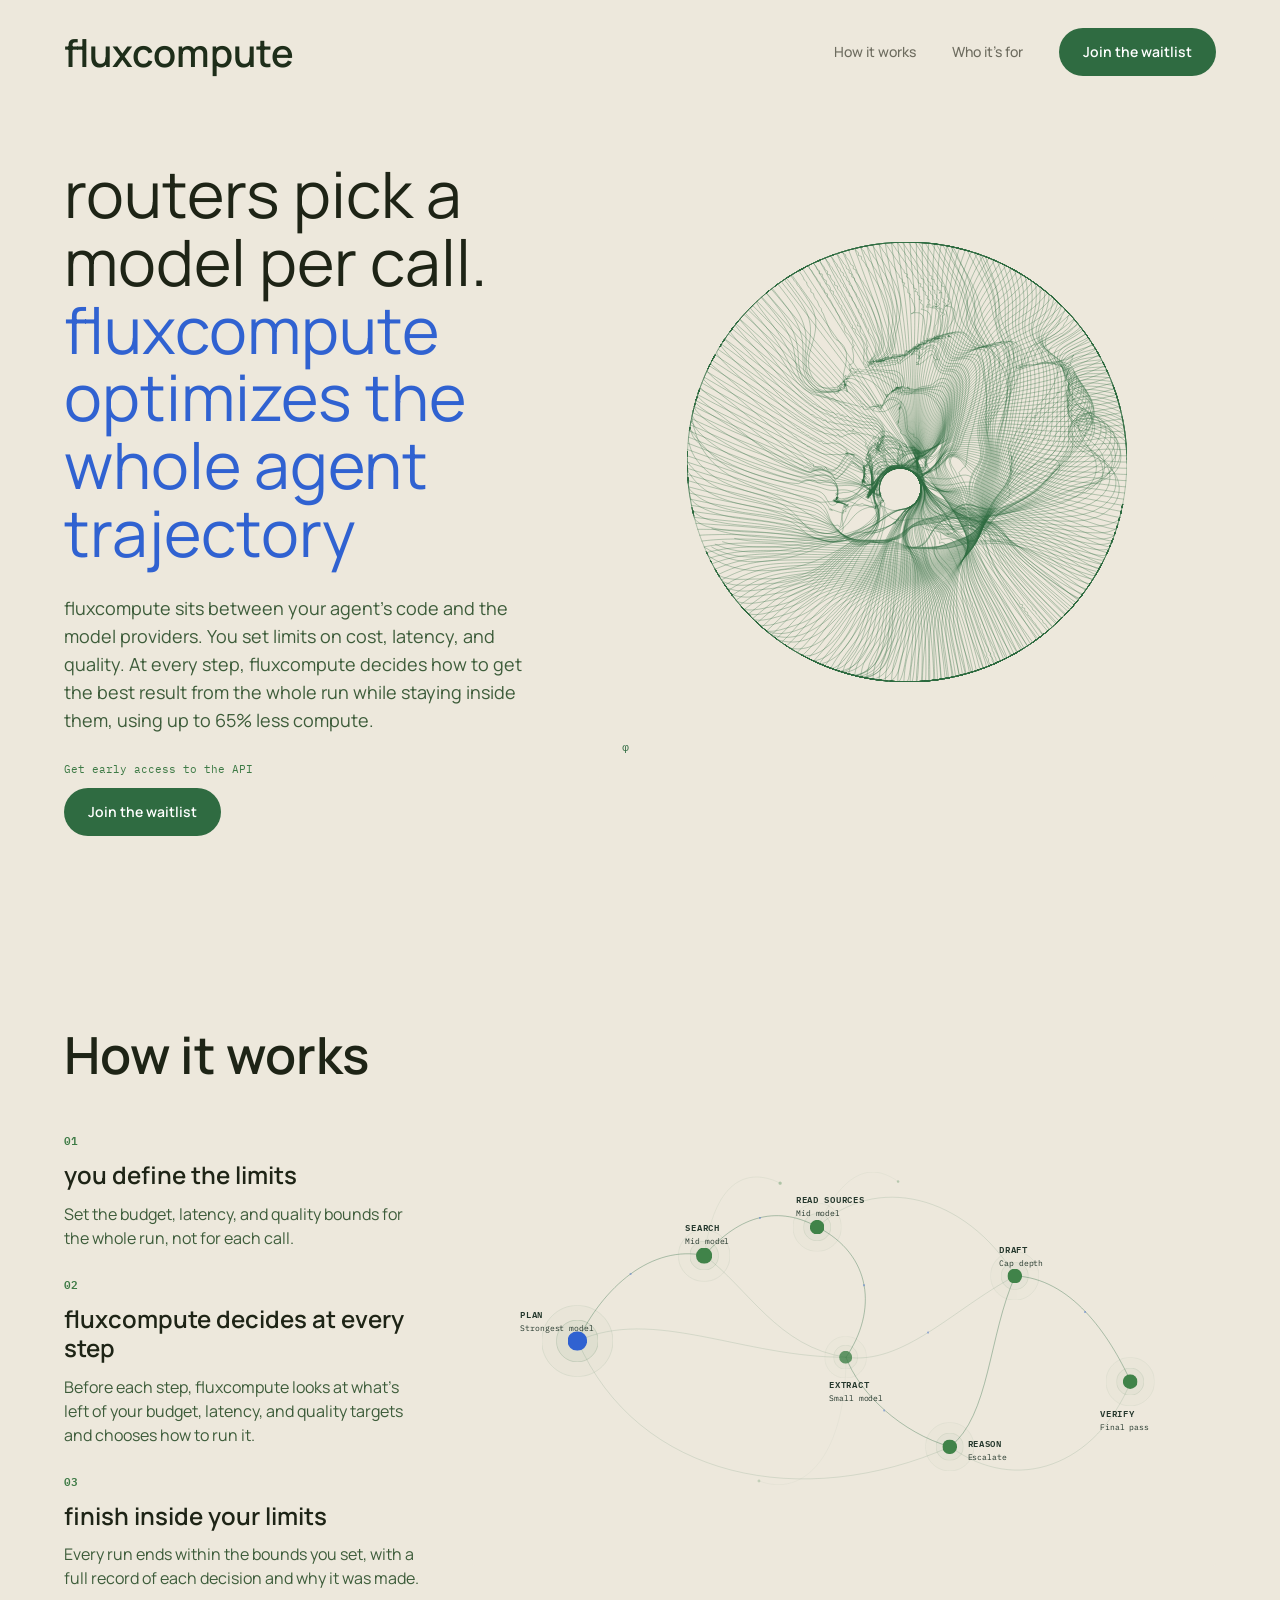
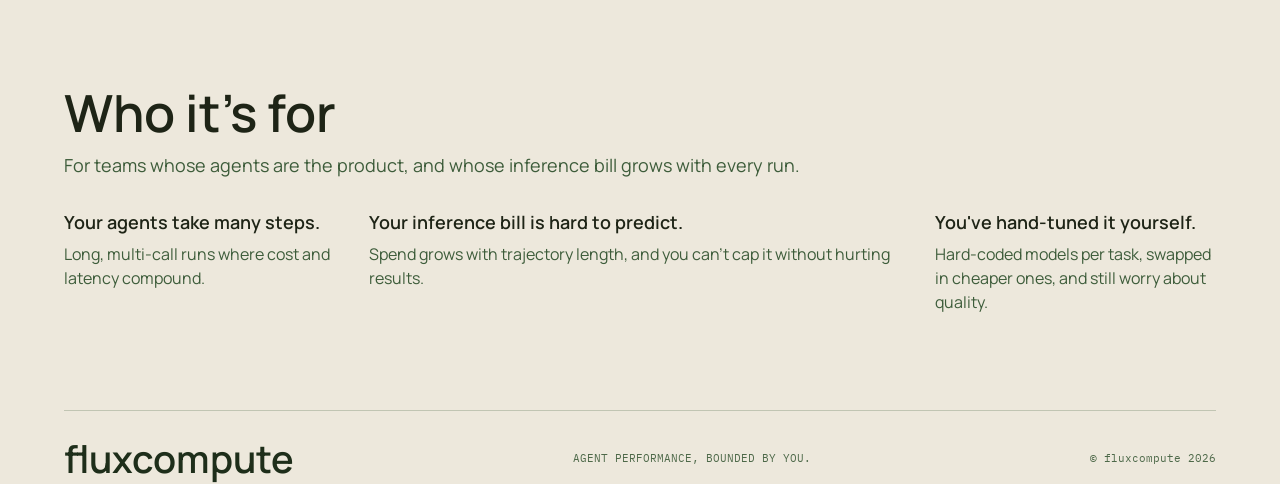
<file: index.html>
<!doctype html>
<html lang="en">
<head>
<meta charset="utf-8"/>
<meta name="viewport" content="width=device-width,initial-scale=1"/>
<title>FluxCompute · Agent performance, bounded by you</title>
<meta name="description" content="Routers pick a model per call. fluxcompute optimizes the whole agent trajectory: you set limits on cost, latency, and quality, and fluxcompute decides every step inside them."/>
<link rel="icon" href="/favicon.ico" sizes="any"/>
<link rel="icon" href="/favicon.svg" type="image/svg+xml"/>
<link rel="icon" type="image/png" sizes="96x96" href="/favicon-96.png"/>
<link rel="icon" type="image/png" sizes="192x192" href="/favicon-192.png"/>
<link rel="apple-touch-icon" sizes="180x180" href="/apple-touch-icon.png"/>
<link rel="preconnect" href="https://fonts.googleapis.com"/>
<link rel="preconnect" href="https://fonts.gstatic.com" crossorigin/>
<link href="https://fonts.googleapis.com/css2?family=IBM+Plex+Mono:wght@400;600&family=Manrope:wght@400;500;600&display=swap" rel="stylesheet"/>
<style>
  :root {
    color-scheme: light;
    --paper: #ede8dc;
    --ink: #1e2416;
    --ink-logo: #1e2e1a;
    --ink-nav: #3d3d30;
    --ink-label: #24372c;
    --body: #3d5c3a;
    --accent: #3062d1;
    --green: #2f6b41;
    --green-hover: #285c38;
    --eyebrow: #3d7a45;
    --sans: "Manrope", system-ui, sans-serif;
    --mono: "IBM Plex Mono", ui-monospace, monospace;
    --gutter: 64px;
  }
  @media (max-width: 760px) { :root { --gutter: 16px; } }

  * { box-sizing: border-box; }
  html { scroll-behavior: smooth; }
  body { margin: 0; background: var(--paper); color: var(--ink); font-family: var(--sans);
         -webkit-font-smoothing: antialiased; }
  p { margin: 0; }
  a { color: inherit; text-decoration: none; }
  img { display: block; max-width: 100%; height: auto; }

  .wrap { max-width: 1440px; margin: 0 auto; padding: 0 var(--gutter); }
  .mono { font-family: var(--mono); font-size: 11px; color: var(--eyebrow); }

  .btn { display: inline-flex; align-items: center; justify-content: center; height: 48px; padding: 0 24px;
         border-radius: 99px; background: var(--green); color: #fff; font: 600 14px/1 var(--sans);
         white-space: nowrap; transition: background .15s; }
  .btn:hover { background: var(--green-hover); }
  .btn:focus-visible, .nav-links a:focus-visible { outline: 2px solid var(--accent); outline-offset: 3px; }

  /* nav */
  .nav { display: flex; align-items: center; justify-content: space-between; height: 104px; }
  .logo { font: 600 38px/1 var(--sans); color: var(--ink-logo); }
  .nav-links { display: flex; align-items: center; gap: 36px; }
  .nav-links a:not(.btn) { font: 500 14px/1 var(--sans); color: var(--ink-nav); opacity: .72; }
  .nav-links a:not(.btn):hover { opacity: 1; }
  @media (max-width: 760px) {
    .nav { height: 80px; }
    .logo { font-size: 30px; }
    .nav-links { gap: 20px; }
    .nav-links a:not(.btn) { display: none; }
  }

  /* hero */
  .hero { padding-top: 56px; padding-bottom: 96px; }
  .hero-row { display: flex; gap: 48px; align-items: center; justify-content: space-between; }
  .intro { flex: 0 1 560px; display: flex; flex-direction: column; gap: 28px; }
  h1 { margin: 0; font: 400 clamp(44px, 5vw, 72px)/1.06 var(--sans); color: var(--ink); }
  h1 span { color: var(--accent); }
  .lede { font-size: 18px; line-height: 1.55; color: var(--body); }
  .signup { display: flex; flex-direction: column; align-items: flex-start; gap: 12px; }
  .artwork { flex: 0 1 704px; height: 560px; padding: 24px; border-radius: 4px; background: var(--paper);
             display: flex; flex-direction: column; justify-content: space-between; }
  .artwork img { margin: 0 auto; width: 440px; }
  .artwork .mono { color: var(--green); }
  @media (max-width: 1080px) {
    .hero-row { flex-direction: column; align-items: stretch; }
    .intro { flex-basis: auto; max-width: 640px; }
    .artwork { flex-basis: auto; height: auto; gap: 24px; }
  }
  @media (max-width: 760px) { .hero { padding-top: 24px; padding-bottom: 64px; } .lede { font-size: 16px; } }

  /* sections */
  h2 { margin: 0; font: 600 clamp(40px, 4vw, 56px)/1.05 var(--sans); color: var(--ink); }
  h3 { margin: 0; font-weight: 600; line-height: 1.2; color: var(--ink); }
  .how { padding-top: 96px; padding-bottom: 96px; display: flex; flex-direction: column; gap: 48px; }
  .how-row { display: flex; gap: 48px; align-items: flex-start; }
  .steps { flex: 0 0 360px; display: flex; flex-direction: column; gap: 24px; }
  .step { display: flex; flex-direction: column; gap: 12px; }
  .step .mono { font-weight: 600; text-transform: uppercase; }
  .step h3 { font-size: 24px; }
  .step p:last-child { font-size: 16px; line-height: 1.5; color: var(--body); }
  .viz { flex: 1 1 0; min-width: 0; padding: 24px; border-radius: 4px; background: var(--paper); }
  @media (max-width: 1080px) {
    .how-row { flex-direction: column; }
    .steps { flex-basis: auto; max-width: 560px; }
    .viz { width: 100%; padding: 24px 0; }
  }
  @media (max-width: 760px) { .how { padding-top: 64px; padding-bottom: 64px; } }

  /* graph: drawn at the design's 856×477, scaled down to fit narrower screens */
  .graph { position: relative; height: 477px; overflow: hidden; }
  .graph-canvas { position: absolute; left: 0; top: 0; width: 856px; height: 477px; transform-origin: 0 0; }
  .graph-canvas > * { position: absolute; }
  .graph-canvas img { max-width: none; }
  .node-label { font: 600 11px/normal var(--mono); color: var(--ink-label); text-transform: uppercase; white-space: nowrap; }
  .node-label small { display: block; font-size: 10px; font-weight: 400; text-transform: none; margin-top: 2px; }

  /* who it's for */
  .who { padding-bottom: 96px; display: flex; flex-direction: column; gap: 32px; }
  .who-head { display: flex; flex-direction: column; gap: 12px; }
  .who-head p { font-size: 18px; line-height: 1.55; color: var(--body); }
  .pains { display: grid; grid-template-columns: 322fr 619fr 322fr; gap: 24px; }
  .pain { display: flex; flex-direction: column; gap: 8px; }
  .pain h3 { font-size: 18px; }
  .pain p { font-size: 16px; line-height: 1.5; color: var(--body); }
  @media (max-width: 900px) { .pains { grid-template-columns: 1fr; } }
  @media (max-width: 760px) { .who { padding-bottom: 64px; } .who-head p { font-size: 16px; } }

  /* footer */
  footer { padding-bottom: 16px; display: flex; flex-direction: column; gap: 28px; }
  .rule { height: 1px; background: var(--body); opacity: .25; }
  .foot { display: flex; align-items: center; justify-content: space-between; gap: 16px; flex-wrap: wrap; }
  .foot .mono { color: var(--body); opacity: .9; }
  @media (max-width: 760px) { .foot .logo { font-size: 30px; } }
</style>
</head>
<body>

<header class="wrap nav">
  <a class="logo" href="#top" id="top">fluxcompute</a>
  <nav class="nav-links" aria-label="Primary">
    <a href="#how">How it works</a>
    <a href="#who">Who it's for</a>
    <a class="btn" href="/waitlist?utm_source=nav">Join the waitlist</a>
  </nav>
</header>

<main>
  <section class="wrap hero">
    <div class="hero-row">
      <div class="intro">
        <h1>routers pick a model per call. <span>fluxcompute optimizes the whole agent trajectory</span></h1>
        <p class="lede">fluxcompute sits between your agent's code and the model providers. You set limits on cost, latency, and quality. At every step, fluxcompute decides how to get the best result from the whole run while staying inside them, using up to 65% less compute.</p>
        <div class="signup">
          <p class="mono">Get early access to the API</p>
          <a class="btn" href="/waitlist?utm_source=hero">Join the waitlist</a>
        </div>
      </div>
      <div class="artwork">
        <img src="assets/orbit.svg" width="440" height="440" alt=""/>
        <p class="mono" aria-hidden="true">φ</p>
      </div>
    </div>
  </section>

  <section class="wrap how" id="how">
    <h2>How it works</h2>
    <div class="how-row">
      <div class="steps">
        <div class="step">
          <p class="mono">01</p>
          <h3>you define the limits</h3>
          <p>Set the budget, latency, and quality bounds for the whole run, not for each call.</p>
        </div>
        <div class="step">
          <p class="mono">02</p>
          <h3>fluxcompute decides at every step</h3>
          <p>Before each step, fluxcompute looks at what's left of your budget, latency, and quality targets and chooses how to run it.</p>
        </div>
        <div class="step">
          <p class="mono">03</p>
          <h3>finish inside your limits</h3>
          <p>Every run ends within the bounds you set, with a full record of each decision and why it was made.</p>
        </div>
      </div>

      <div class="viz">
        <div class="graph" role="img" aria-label="An agent run as a graph: Plan on the strongest model, Search and Read sources on a mid model, Extract on a small model, Draft with capped depth, Reason escalated, and a final Verify pass.">
          <div class="graph-canvas" aria-hidden="true">
            <img src="assets/graph.svg" width="680.72" height="384.759" alt="" style="left:100px;top:22.32px"/>
            <img src="assets/ctrl.svg" width="3" height="3" alt="" style="left:163.75px;top:146px"/>
            <img src="assets/ctrl.svg" width="3" height="3" alt="" style="left:323.25px;top:76.75px"/>
            <img src="assets/ctrl.svg" width="3" height="3" alt="" style="left:450.75px;top:159.88px"/>
            <img src="assets/ctrl.svg" width="3" height="3" alt="" style="left:476px;top:313.63px"/>
            <img src="assets/ctrl.svg" width="3" height="3" alt="" style="left:530.25px;top:217.63px"/>
            <img src="assets/ctrl.svg" width="3" height="3" alt="" style="left:722.88px;top:192.5px"/>

            <img src="assets/plan-glow-outer.svg" width="88" height="88" alt="" style="left:56px;top:186px"/>
            <img src="assets/plan-glow-inner.svg" width="52" height="52" alt="" style="left:74px;top:204px"/>
            <img src="assets/plan-dot.svg" width="24" height="24" alt="" style="left:88px;top:218px"/>
            <p class="node-label" style="left:30px;top:187px">Plan<small>Strongest model</small></p>

            <img src="assets/search-glow-outer.svg" width="64" height="64" alt="" style="left:224px;top:93px"/>
            <img src="assets/search-glow-inner.svg" width="36" height="36" alt="" style="left:238px;top:107px"/>
            <img src="assets/search-dot.svg" width="20" height="20" alt="" style="left:246px;top:115px"/>
            <p class="node-label" style="left:233px;top:80px">Search<small>Mid model</small></p>

            <img src="assets/read-glow-outer.svg" width="60" height="60" alt="" style="left:365px;top:60px"/>
            <img src="assets/read-glow-inner.svg" width="34" height="34" alt="" style="left:378px;top:73px"/>
            <img src="assets/read-dot.svg" width="18" height="18" alt="" style="left:386px;top:81px"/>
            <p class="node-label" style="left:369px;top:45px">Read sources<small>Mid model</small></p>

            <img src="assets/extract-glow-outer.svg" width="52" height="52" alt="" style="left:404px;top:224px"/>
            <img src="assets/extract-glow-inner.svg" width="30" height="30" alt="" style="left:415px;top:235px"/>
            <img src="assets/extract-dot.svg" width="16" height="16" alt="" style="left:422px;top:242px"/>
            <p class="node-label" style="left:410px;top:273px">Extract<small>Small model</small></p>

            <img src="assets/read-glow-outer.svg" width="60" height="60" alt="" style="left:528px;top:330px"/>
            <img src="assets/reason-glow-inner.svg" width="34" height="34" alt="" style="left:541px;top:343px"/>
            <img src="assets/read-dot.svg" width="18" height="18" alt="" style="left:549px;top:351px"/>
            <p class="node-label" style="left:580px;top:345px">Reason<small>Escalate</small></p>

            <img src="assets/read-glow-outer.svg" width="60" height="60" alt="" style="left:608px;top:120px"/>
            <img src="assets/reason-glow-inner.svg" width="34" height="34" alt="" style="left:621px;top:133px"/>
            <img src="assets/read-dot.svg" width="18" height="18" alt="" style="left:629px;top:141px"/>
            <p class="node-label" style="left:619px;top:107px">Draft<small>Cap depth</small></p>

            <img src="assets/read-glow-outer.svg" width="60" height="60" alt="" style="left:750px;top:250px"/>
            <img src="assets/verify-glow-inner.svg" width="34" height="34" alt="" style="left:763px;top:263px"/>
            <img src="assets/read-dot.svg" width="18" height="18" alt="" style="left:771px;top:271px"/>
            <p class="node-label" style="left:743px;top:308px">Verify<small>Final pass</small></p>
          </div>
        </div>
      </div>
    </div>
  </section>

  <section class="wrap who" id="who">
    <div class="who-head">
      <h2>Who it's for</h2>
      <p>For teams whose agents are the product, and whose inference bill grows with every run.</p>
    </div>
    <div class="pains">
      <div class="pain">
        <h3>Your agents take many steps.</h3>
        <p>Long, multi-call runs where cost and latency compound.</p>
      </div>
      <div class="pain">
        <h3>Your inference bill is hard to predict.</h3>
        <p>Spend grows with trajectory length, and you can't cap it without hurting results.</p>
      </div>
      <div class="pain">
        <h3>You've hand-tuned it yourself.</h3>
        <p>Hard-coded models per task, swapped in cheaper ones, and still worry about quality.</p>
      </div>
    </div>
  </section>
</main>

<footer class="wrap">
  <div class="rule"></div>
  <div class="foot">
    <p class="logo">fluxcompute</p>
    <p class="mono">AGENT PERFORMANCE, BOUNDED BY YOU.</p>
    <p class="mono">© fluxcompute 2026</p>
  </div>
</footer>

<script>
  // Scale the fixed-size graph to its column so it never overflows on narrow screens.
  (function () {
    var box = document.querySelector('.graph'), canvas = box.firstElementChild;
    function fit() {
      var s = Math.min(1, box.clientWidth / 856);
      canvas.style.transform = 'scale(' + s + ')';
      box.style.height = (477 * s) + 'px';
    }
    fit();
    if ('ResizeObserver' in window) new ResizeObserver(fit).observe(box);
    else window.addEventListener('resize', fit);
  })();
</script>
</body>
</html>
</file>
